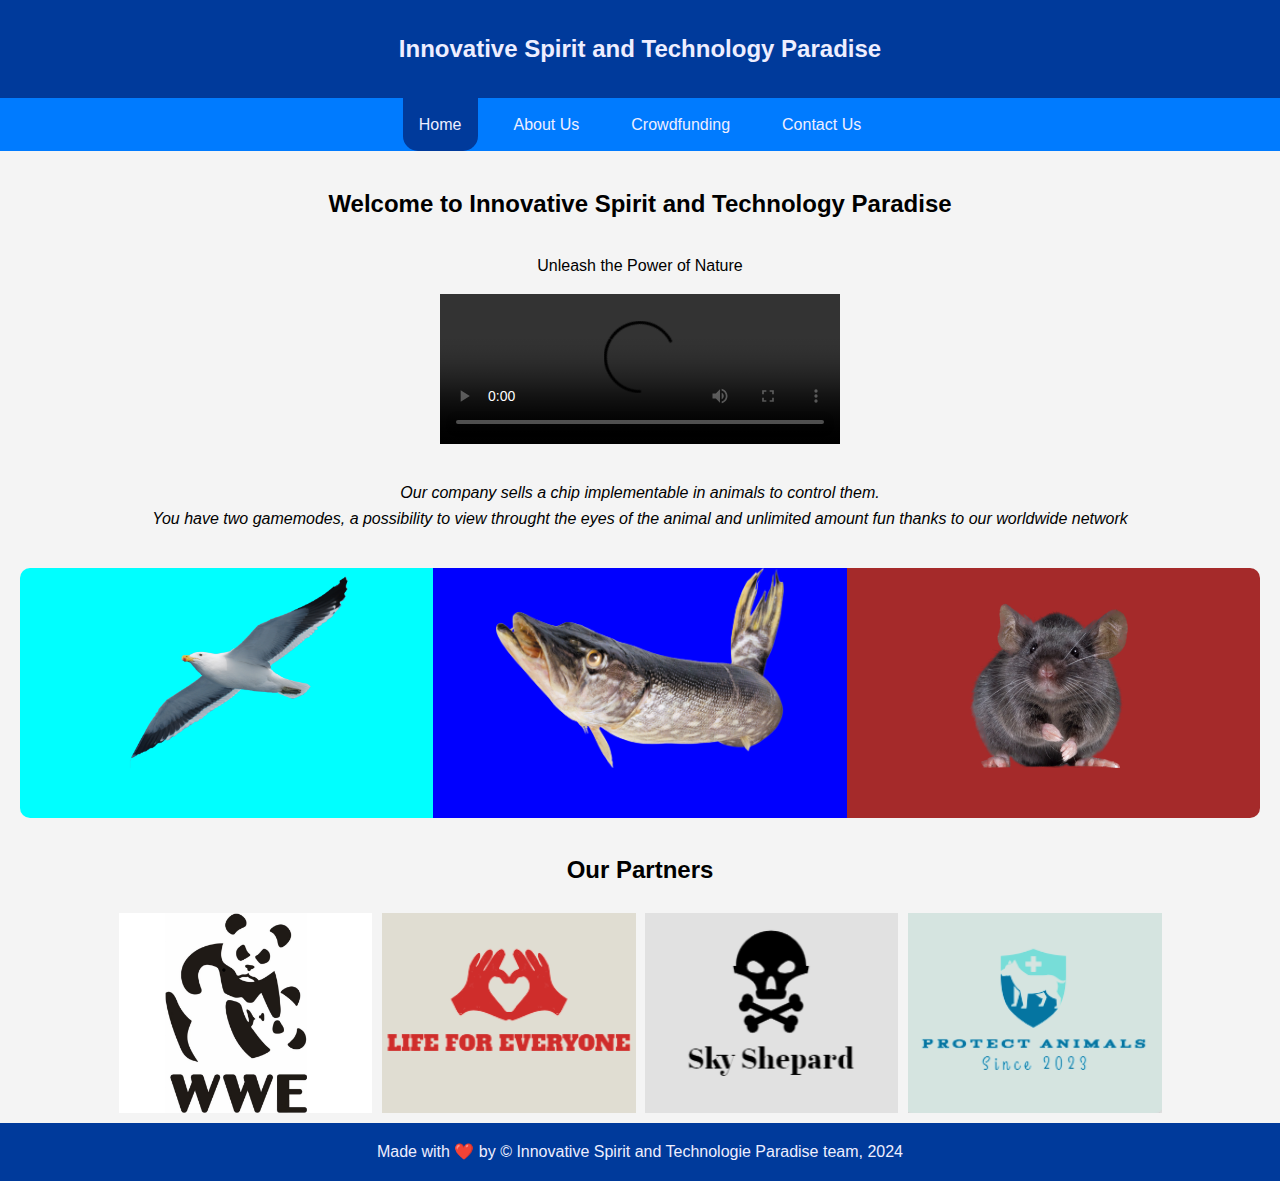
<file: index.html>
<!DOCTYPE html>
<html lang="en">

<head>
    <meta charset="UTF-8">
    <title>ISTP</title>
    <link rel="stylesheet" href="css/style.css">
    <link rel="stylesheet" href="css/global.css">
    <link rel="stylesheet" href="css/index.css">
    <script src="scripts/main.js"></script>
    <link rel="icon" href="resources/icon_30x30.png">

    <!-- Meta tags for responsive design -->
    <meta name="viewport" content="width=device-width, initial-scale=1.0">

    <!-- Meta tags for social media sharing -->
    <meta property="og:title" content="Innovative Spirit and Technology Paradise">
    <meta property="og:description" content="Unleash the Power of Nature [Student Project] We are creating the future of gaming, support us within our crowdfunding to a better world.">
    <meta property="og:image" content="https://istparadise.com/resources/display_image.png">
    <meta property="og:image:width" content="300">
    <meta property="og:image:height" content="300">
    <meta property="og:url" content="https://istparadise.com">
    <meta property="og:site_name" content="Innovative Spirit and Technology Paradise">
    <meta property="og:type" content="website">
    <meta name="twitter:card" content="https://istparadise.com/resources/display_image.png">
    <meta name="twitter:title" content="Innovative Spirit and Technology Paradise">
    <meta name="twitter:description" content="Unleash the Power of Nature [Student Project] We are creating the future of gaming, support us within our crowdfunding to a better world.">
    <meta name="twitter:image" content="https://istparadise.com/resources/display_image.png">
    <meta name="twitter:image:width" content="300">
    <meta name="twitter:image:height" content="300">
    <meta property="pinterest:title" content="Innovative Spirit and Technology Paradise">
    <meta property="pinterest:description" content="Unleash the Power of Nature [Student Project] We are creating the future of gaming, support us within our crowdfunding to a better world.">
    <meta property="pinterest:image" content="https://istparadise.com/resources/display_image.png">
    <meta property="linkedin:title" content="Innovative Spirit and Technology Paradise">
    <meta property="linkedin:description" content="Unleash the Power of Nature [Student Project] We are creating the future of gaming, support us within our crowdfunding to a better world.">
    <meta property="linkedin:image" content="https://istparadise.com/resources/display_image.png">

    <!-- Favicon -->
    <link rel="icon" type="image/png" sizes="16x16" href="https://istparadise.com/resources/icon_30x30.png">
    <link rel="icon" type="image/png" sizes="32x32" href="https://istparadise.com/resources/icon_80x80.png">
    <link rel="icon" type="image/png" sizes="300x300" href="https://istparadise.com/resources/icon_300x300.png">
</head>

<body>

    <header>
        <nav>
            <div class="container">
                <h1>Innovative Spirit and Technology Paradise</h1>
            </div>
            <ul>
                <li><a href="index.html" class="active">Home</a></li>
                <li><a href="about.html">About Us</a></li>
                <li><a href="crowdfunding.html">Crowdfunding</a></li>
                <li><a href="contact.html">Contact Us</a></li>
            </ul>
        </nav>
    </header>

    <div id="home" class="container page_content">
        <div class="container">
            <h2>Welcome to Innovative Spirit and Technology Paradise</h2>
            <p>Unleash the Power of Nature</p>
            <video width="100%" height="100%" style="max-width:400px;" controls>
                <source src="https://github.com/TristanL06/istparadise/raw/master/resources/demo.mp4" type="video/mp4">
                Your browser does not support the video tag.
            </video>
        </div>
    </div>

    <div id="description" class="container page_content">
        <div class="container">
            <p class="italics presentation">Our company sells a chip implementable in animals to control them.<br>
                You have two gamemodes, a possibility to view throught the eyes of the animal and unlimited amount fun thanks to our worldwide network</p>
        </div>
    </div>

    <div id="starter" class="container page_content">
        <div id="air" class="container">
            <img src="resources/air.png" alt="Air Starter Pack">
            <p>Starter Pack Air
            <p>
        </div>
        <div id="water" class="container">
            <img src="resources/water.png" alt="Water Starter Pack">
            <p>Starter Pack Water</p>
        </div>
        <div id="earth" class="container">
            <img src="resources/earth.png" alt="Earth Starter Pack">
            <p>Starter Pack Earth</p>
        </div>
    </div>

    <div id="partners" class="container page_content">
        <div class="container">
            <h2>Our Partners</h2>
            <div class="partners">
                <a class="partner" href="https://www.worldwildlife.org/" target="_blank">
                    <img src="resources/WWE.png" alt="WWE Partner" class="partnerLogo">
                </a>
                <a class="partner" href="https://applibot-api.onrender.com/" target="_blank">
                    <img src="resources/LifeForEveryone.png" alt="Life For Everyone Partner" class="partnerLogo">
                </a>
                <a class="partner" href="https://seashepherd.fr/" target="_blank">
                    <img src="resources/skyShepard.png" alt="Sky Shepard Partner" class="partnerLogo">
                </a>
                <a class="partner" href="https://www.la-spa.fr/" target="_blank">
                    <img src="resources/protectAnimals.png" alt="Protect Animals Partner" class="partnerLogo">
                </a>
            </div>
        </div>
    </div>

    <footer>
        <div class="container">
            <p>Made with ❤️ by © <a href="https://applibot-api.onrender.com/accueil/" target="_blank">Innovative Spirit
                    and Technologie Paradise team</a>, 2024</p>
        </div>
    </footer>
</body>

</html>
</file>
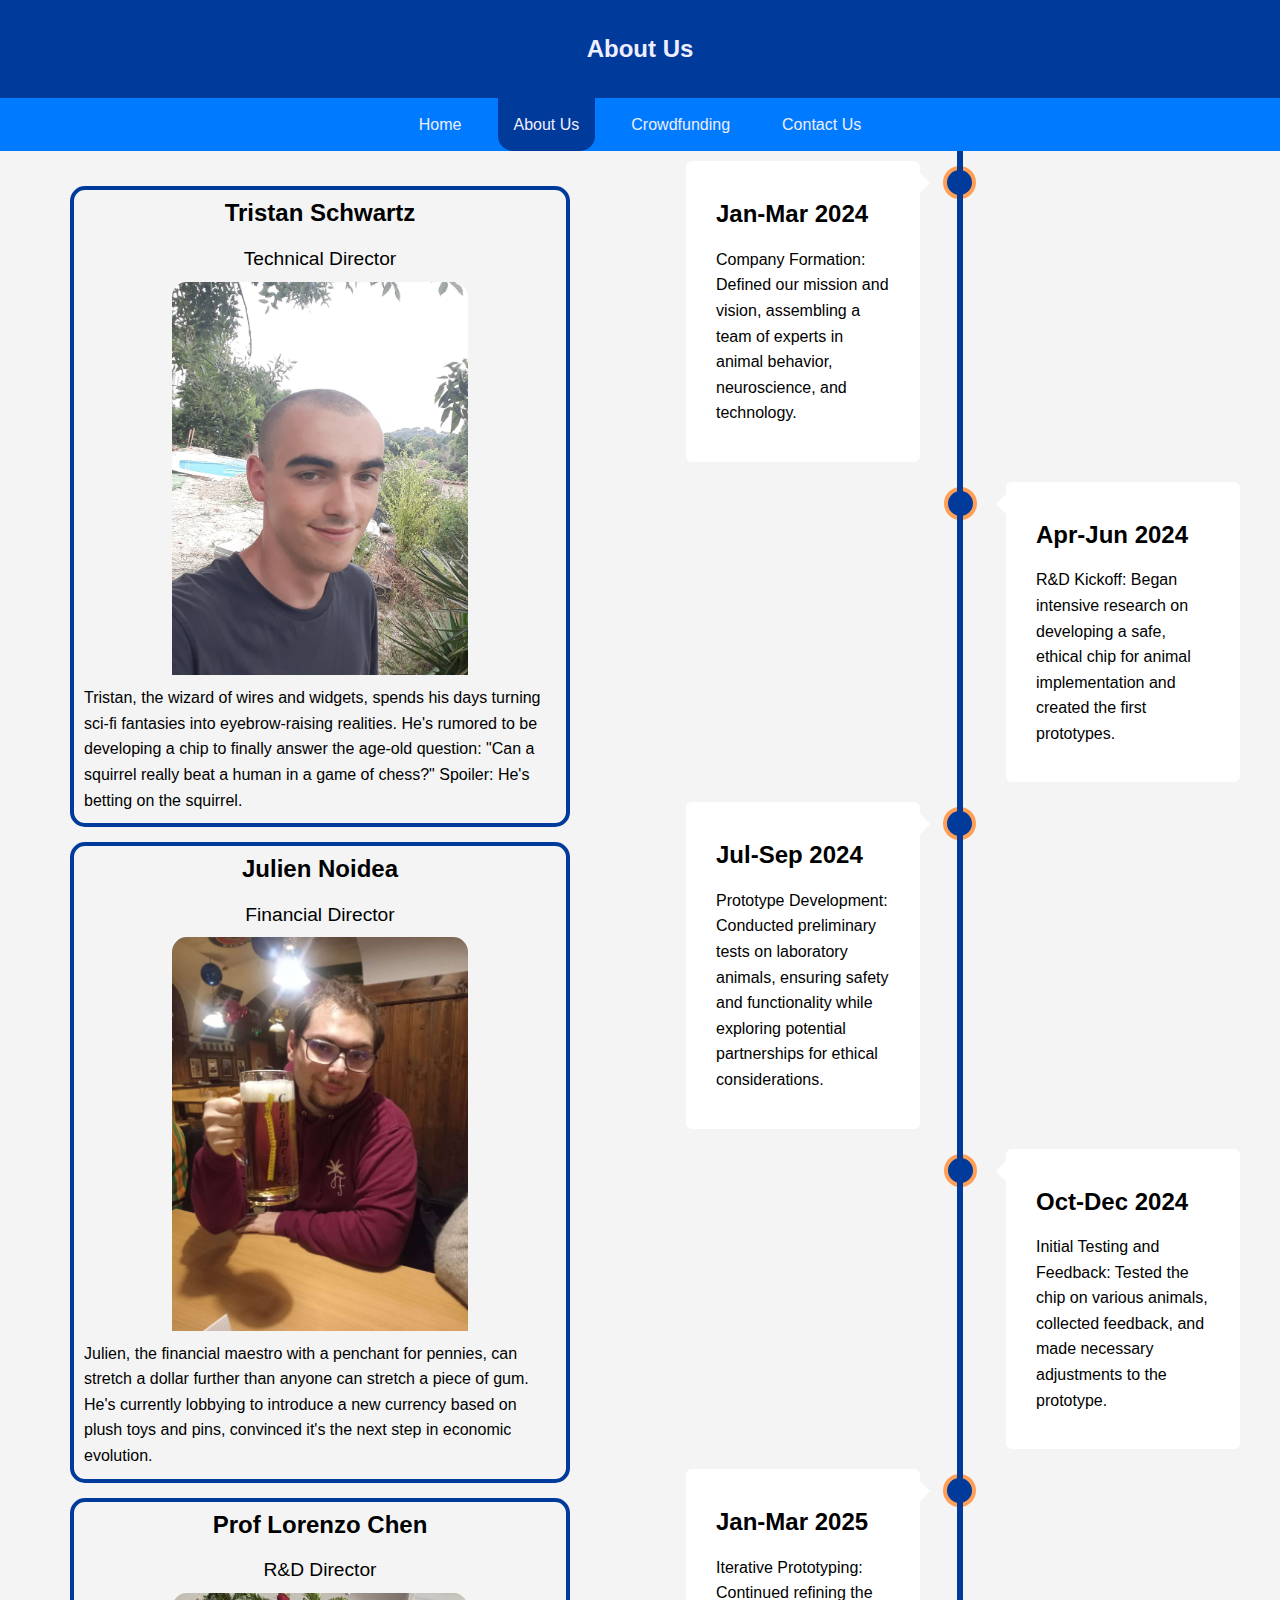
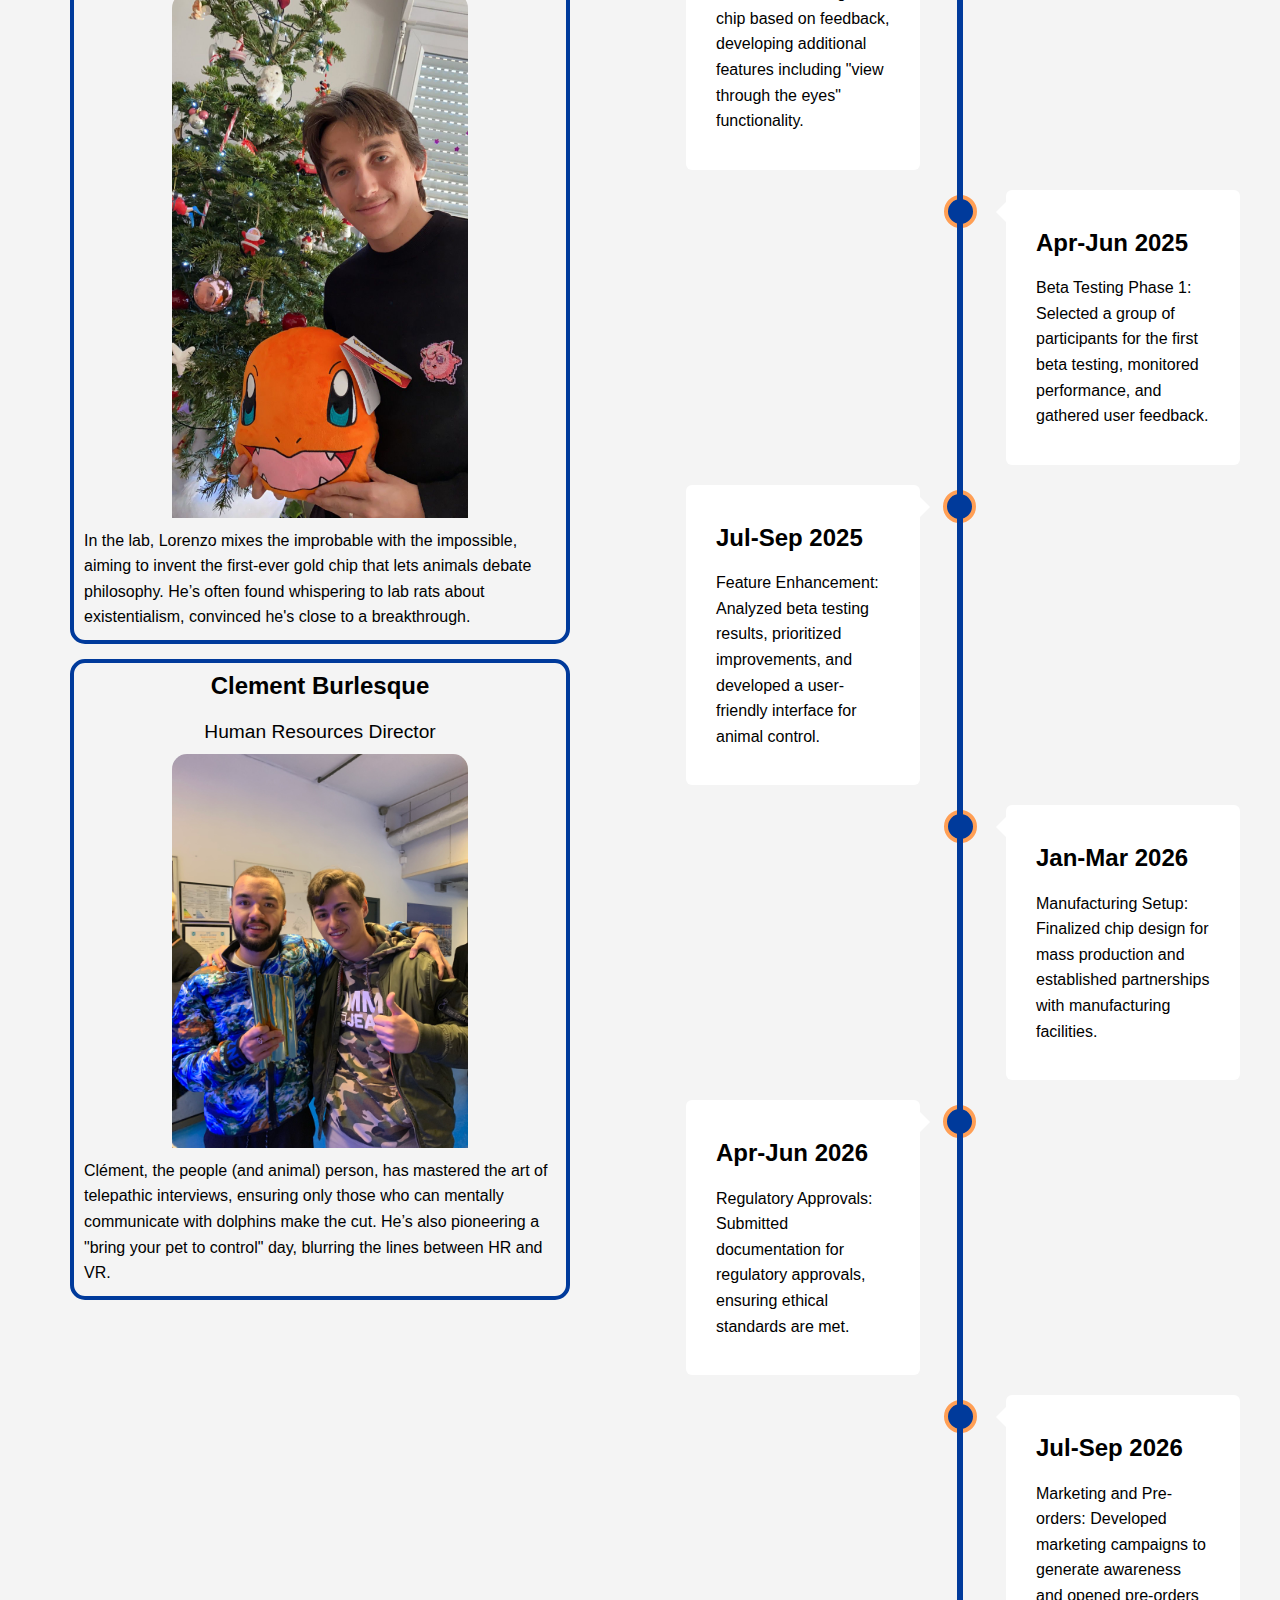
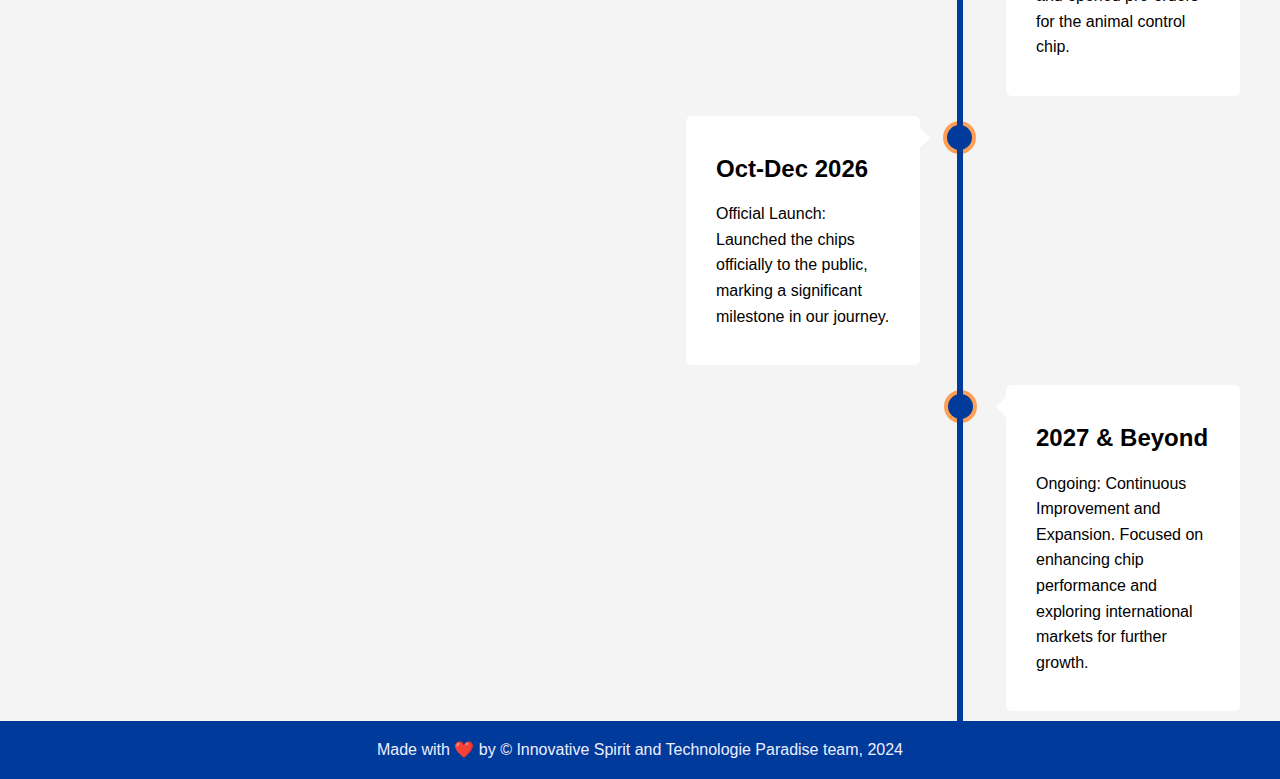
<file: about.html>
<!DOCTYPE html>
<html lang="en">

<head>
  <meta charset="UTF-8">
  <title>ISTP • About Us</title>
  <link rel="stylesheet" href="css/style.css">
  <link rel="stylesheet" href="css/global.css">
  <link rel="stylesheet" href="css/about.css">
  <script src="scripts/main.js"></script>
  <link rel="icon" href="resources/icon_30x30.png">
  <meta name="viewport" content="width=device-width, initial-scale=1.0">
  <meta name="og:title" content="Innovative Spirit and Technology Paradise">
  <meta name="og:description" content="Unleash the Power of Nature">
  <meta name="og:image" content="resources/icon_300x300.png">
  <meta name="og:url" content="https://istparadise.com">
  <meta name="og:site_name" content="Innovative Spirit and Technology Paradise">
</head>

<body>

  <header>
    <nav>
      <div class="container">
        <h1>About Us</h1>
      </div>
      <ul>
        <li><a href="index.html">Home</a></li>
        <li><a href="about.html" class="active">About Us</a></li>
        <li><a href="crowdfunding.html">Crowdfunding</a></li>
        <li><a href="contact.html">Contact Us</a></li>
      </ul>
    </nav>
  </header>



  <div class="page">
    <div class="page_content">
      <div class="teammate">
          <p class="name">Tristan Schwartz</p>
          <p class="role">Technical Director</p>
          <img src="resources/Tristan Schwartz.jpg" alt="Tristan">
          <p class="description">Tristan, the wizard of wires and widgets, spends his days turning sci-fi fantasies into eyebrow-raising realities. He's rumored to be developing a chip to finally answer the age-old question: "Can a squirrel really beat a human in a game of chess?" Spoiler: He's betting on the squirrel.
          </p>
      </div>
      <div class="teammate">
        <p class="name">Julien Noidea</p>
        <p class="role">Financial Director</p>
        <img src="resources/Julien Noidea.jpg" alt="Julien">
        <p class="description">Julien, the financial maestro with a penchant for pennies, can stretch a dollar further than anyone can stretch a piece of gum. He's currently lobbying to introduce a new currency based on plush toys and pins, convinced it's the next step in economic evolution.
        </p>
    </div>
    <div class="teammate">
      <p class="name">Prof Lorenzo Chen</p>
      <p class="role">R&D Director</p>
      <img src="resources/Professeur Lorenzo Chen.jpg" alt="Lorenzo">
      <p class="description">In the lab, Lorenzo mixes the improbable with the impossible, aiming to invent the first-ever gold chip that lets animals debate philosophy. He’s often found whispering to lab rats about existentialism, convinced he's close to a breakthrough.
      </p>
  </div>
  <div class="teammate">
    <p class="name">Clement Burlesque</p>
    <p class="role">Human Resources Director</p>
    <img src="resources/Clement Burlesque.JPG" alt="Clément">
    <p class="description">Clément, the people (and animal) person, has mastered the art of telepathic interviews, ensuring only those who can mentally communicate with dolphins make the cut. He’s also pioneering a "bring your pet to control" day, blurring the lines between HR and VR.
    </p>
</div>
    </div>


    <div class="timeline">
      <div class="container left">
        <div class="content">
          <h2>Jan-Mar 2024</h2>
          <p>Company Formation: Defined our mission and vision, assembling a team of experts in animal behavior,
            neuroscience, and technology.</p>
        </div>
      </div>
      <div class="container right">
        <div class="content">
          <h2>Apr-Jun 2024</h2>
          <p>R&D Kickoff: Began intensive research on developing a safe, ethical chip for animal implementation and
            created the first prototypes.</p>
        </div>
      </div>
      <div class="container left">
        <div class="content">
          <h2>Jul-Sep 2024</h2>
          <p>Prototype Development: Conducted preliminary tests on laboratory animals, ensuring safety and functionality
            while exploring potential partnerships for ethical considerations.</p>
        </div>
      </div>
      <div class="container right">
        <div class="content">
          <h2>Oct-Dec 2024</h2>
          <p>Initial Testing and Feedback: Tested the chip on various animals, collected feedback, and made necessary
            adjustments to the prototype.</p>
        </div>
      </div>

      <!-- Year 2: Refinement and Beta Testing (2025) -->
      <div class="container left">
        <div class="content">
          <h2>Jan-Mar 2025</h2>
          <p>Iterative Prototyping: Continued refining the chip based on feedback, developing additional features
            including "view through the eyes" functionality.</p>
        </div>
      </div>
      <div class="container right">
        <div class="content">
          <h2>Apr-Jun 2025</h2>
          <p>Beta Testing Phase 1: Selected a group of participants for the first beta testing, monitored performance,
            and
            gathered user feedback.</p>
        </div>
      </div>
      <div class="container left">
        <div class="content">
          <h2>Jul-Sep 2025</h2>
          <p>Feature Enhancement: Analyzed beta testing results, prioritized improvements, and developed a user-friendly
            interface for animal control.</p>
        </div>
      </div>

      <!-- Year 3: Production and Launch (2026) -->
      <div class="container right">
        <div class="content">
          <h2>Jan-Mar 2026</h2>
          <p>Manufacturing Setup: Finalized chip design for mass production and established partnerships with
            manufacturing facilities.</p>
        </div>
      </div>
      <div class="container left">
        <div class="content">
          <h2>Apr-Jun 2026</h2>
          <p>Regulatory Approvals: Submitted documentation for regulatory approvals, ensuring ethical standards are met.
          </p>
        </div>
      </div>
      <div class="container right">
        <div class="content">
          <h2>Jul-Sep 2026</h2>
          <p>Marketing and Pre-orders: Developed marketing campaigns to generate awareness and opened pre-orders for the
            animal control chip.</p>
        </div>
      </div>
      <div class="container left">
        <div class="content">
          <h2>Oct-Dec 2026</h2>
          <p>Official Launch: Launched the chips officially to the public, marking a significant milestone in our
            journey.
          </p>
        </div>
      </div>

      <!-- Year 4 and Beyond: Expansion and Innovation -->
      <div class="container right">
        <div class="content">
          <h2>2027 & Beyond</h2>
          <p>Ongoing: Continuous Improvement and Expansion. Focused on enhancing chip performance and exploring
            international markets for further growth.</p>
        </div>
      </div>
    </div>
  </div>



  <footer>
    <div class="container">
      <p>Made with ❤️ by © Innovative Spirit and Technologie Paradise team, 2024</p>
    </div>
  </footer>
</body>

</html>
</file>
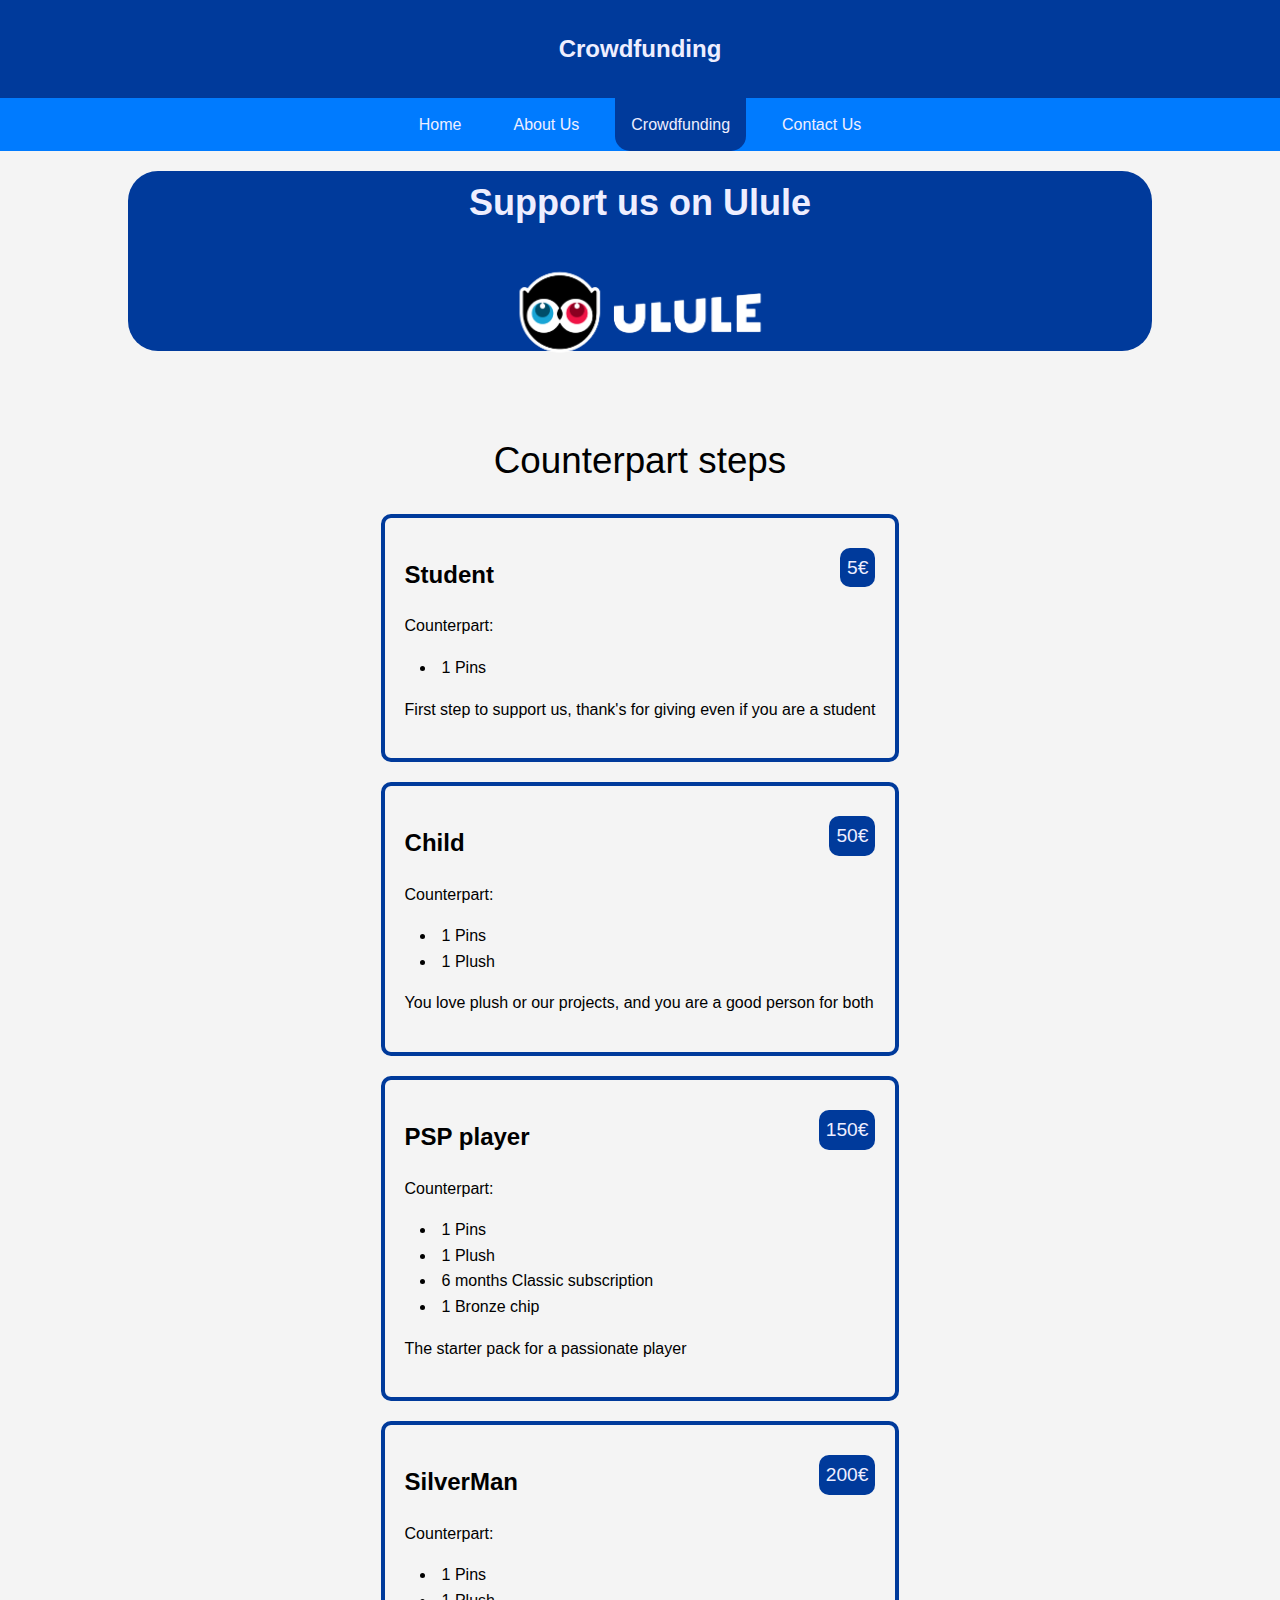
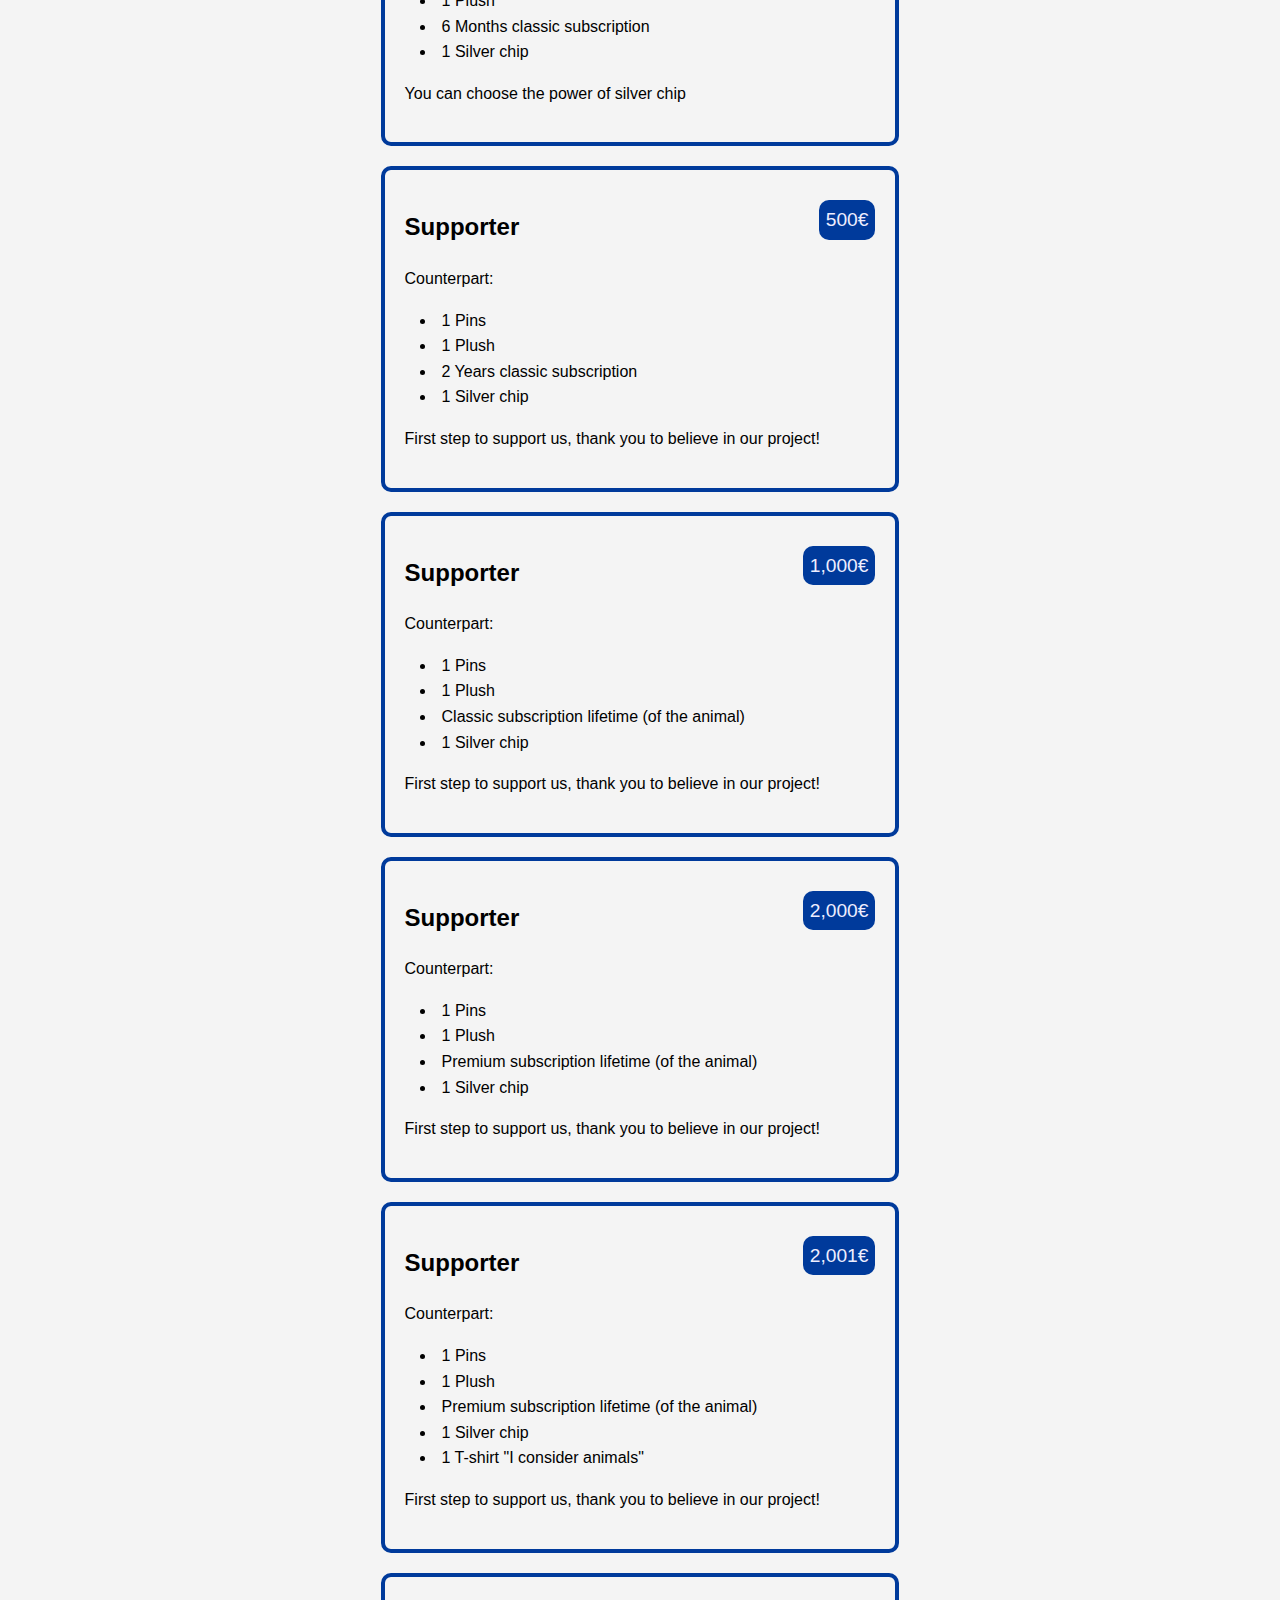
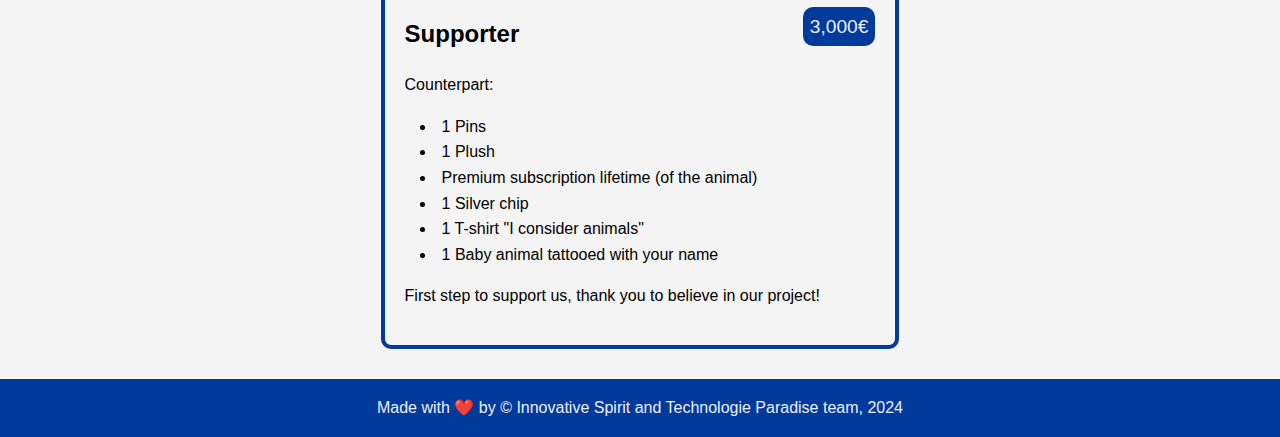
<file: crowdfunding.html>
<!DOCTYPE html>
<html lang="en">


<head>
    <meta charset="UTF-8">
    <title>ISTP • Crowdfunding</title>
    <link rel="stylesheet" href="css/style.css">
    <link rel="stylesheet" href="css/global.css">
    <link rel="stylesheet" href="css/crowdfunding.css">
    <script src="scripts/main.js"></script>
    <script src="scripts/crowdfunding.js"></script>
    <link rel="icon" href="resources/icon_30x30.png">
    <meta name="viewport" content="width=device-width, initial-scale=1.0">
    <meta name="og:title" content="Innovative Spirit and Technology Paradise">
    <meta name="og:description" content="Unleash the Power of Nature">
    <meta name="og:image" content="resources/icon_300x300.png">
    <meta name="og:url" content="https://istparadise.com">
    <meta name="og:site_name" content="Innovative Spirit and Technology Paradise">
</head>

<body>

    <header>
        <nav>
            <div class="container">
                <h1>Crowdfunding</h1>
            </div>
            <ul>
                <li><a href="index.html">Home</a></li>
                <li><a href="about.html">About Us</a></li>
                <li><a href="crowdfunding.html" class="active">Crowdfunding</a></li>
                <li><a href="contact.html">Contact Us</a></li>
            </ul>
        </nav>
    </header>
    <div class="large" id="ulule">
        <a href="https://fr.ulule.com/jash2024/" target="_blank" id="ulule_link">
            <h2 id="support_title">Support us on Ulule</h2>
            <img id="ulule_img" src="resources/ulule_plain.png" alt="Ulule">
        </a>
    </div>

    <div id="crowdfunding" class="container page_content">
        <div class="content">
            <p>Counterpart steps</p>
            <div class="counterparts">
                <div class="counterpart">
                    <div>
                        <h3>Student</h3>
                        <p id="amount">5€</p>
                    </div>
                    <p>Counterpart:
                    <ul>
                        <li>1 Pins</li>
                    </ul>
                    </p>
                    <p>First step to support us, thank's for giving even if you are a student</p>
                </div>
                <div class="counterpart">
                    <div>
                        <h3>Child</h3>
                        <p id="amount">50€</p>
                    </div>
                    <p>Counterpart:
                    <ul>
                        <li>1 Pins</li>
                        <li>1 Plush</li>
                    </ul>
                    </p>
                    <p>You love plush or our projects, and you are a good person for both</p>
                </div>
                <div class="counterpart">
                    <div>
                        <h3>PSP player</h3>
                        <p id="amount">150€</p>
                    </div>
                    <p>Counterpart:
                    <ul>
                        <li>1 Pins</li>
                        <li>1 Plush</li>
                        <li>6 months Classic subscription</li>
                        <li>1 Bronze chip</li>
                    </ul>
                    </p>
                    <p>The starter pack for a passionate player</p>
                </div>
                <div class="counterpart">
                    <div>
                        <h3>SilverMan</h3>
                        <p id="amount">200€</p>
                    </div>
                    <p>Counterpart:
                    <ul>
                        <li>1 Pins</li>
                        <li>1 Plush</li>
                        <li>6 Months classic subscription</li>
                        <li>1 Silver chip</li>
                    </ul>
                    </p>
                    <p>You can choose the power of silver chip</p>
                </div>
                <div class="counterpart">
                    <div>
                        <h3>Supporter</h3>
                        <p id="amount">500€</p>
                    </div>
                    <p>Counterpart:
                    <ul>
                        <li>1 Pins</li>
                        <li>1 Plush</li>
                        <li>2 Years classic subscription</li>
                        <li>1 Silver chip</li>
                    </ul>
                    </p>
                    <p>First step to support us, thank you to believe in our project!</p>
                </div>
                <div class="counterpart">
                    <div>
                        <h3>Supporter</h3>
                        <p id="amount">1,000€</p>
                    </div>
                    <p>Counterpart:
                    <ul>
                        <li>1 Pins</li>
                        <li>1 Plush</li>
                        <li>Classic subscription lifetime (of the animal)</li>
                        <li>1 Silver chip</li>
                    </ul>
                    </p>
                    <p>First step to support us, thank you to believe in our project!</p>
                </div>
                <div class="counterpart">
                    <div>
                        <h3>Supporter</h3>
                        <p id="amount">2,000€</p>
                    </div>
                    <p>Counterpart:
                    <ul>
                        <li>1 Pins</li>
                        <li>1 Plush</li>
                        <li>Premium subscription lifetime (of the animal)</li>
                        <li>1 Silver chip</li>
                    </ul>
                    </p>
                    <p>First step to support us, thank you to believe in our project!</p>
                </div>
                <div class="counterpart">
                    <div>
                        <h3>Supporter</h3>
                        <p id="amount">2,001€</p>
                    </div>
                    <p>Counterpart:
                    <ul>
                        <li>1 Pins</li>
                        <li>1 Plush</li>
                        <li>Premium subscription lifetime (of the animal)</li>
                        <li>1 Silver chip</li>
                        <li>1 T-shirt "I consider animals"</li>
                    </ul>
                    </p>
                    <p>First step to support us, thank you to believe in our project!</p>
                </div>
                <div class="counterpart">
                    <div>
                        <h3>Supporter</h3>
                        <p id="amount">3,000€</p>
                    </div>
                    <p>Counterpart:
                    <ul>
                        <li>1 Pins</li>
                        <li>1 Plush</li>
                        <li>Premium subscription lifetime (of the animal)</li>
                        <li>1 Silver chip</li>
                        <li>1 T-shirt "I consider animals"</li>
                        <li>1 Baby animal tattooed with your name</li>
                    </ul>
                    </p>
                    <p>First step to support us, thank you to believe in our project!</p>
                </div>
            </div>
        </div>
    </div>

    <footer>
        <div class="container">
            <p>Made with ❤️ by © Innovative Spirit and Technologie Paradise team, 2024</p>
        </div>
    </footer>
</body>

</html>
</file>
<file: css/style.css>
body {
    font-family: Arial, Helvetica, sans-serif;
    font-size: 16px;
    line-height: 1.6em;
    margin: 0;
    padding: 0;
}

ul {
    list-style-type: none;
    margin: 0;
    padding: 0;
    overflow: hidden;
    background-color: var(--secondary-color);
  }
  
  li {
    float: left;
  }
  
  li a {
    display: block;
    color: white;
    text-align: center;
    padding: 14px 16px;
    text-decoration: none;
  }
  
  /* Change the link color to #111 (black) on hover */
  li a:hover {
    background-color: #111;
  }

  .italics {
    font-style: italic;
  }

  .presentation {
    text-align: center;
  }

  footer a {
    color: var(--primary-font-color);
    text-decoration: none;
  }

  .partnerLogo {
    height: 200px;
  }

  .partner:first-child img {
    margin-left: 46px;
  }

  .partner {
    height: 200px;
    width: 253px;
    background-color: white;
  }

  .partners {
    display: grid;
    grid-template-columns: repeat(4, 1fr);
    grid-gap: 10px;
    padding: 10px;
  }

  @media (max-width: 1012) {
    .partners {
      grid-template-columns: repeat(2, 1fr);
    }
  }

  @media (max-width: 506px) {
    .partners {
      grid-template-columns: 1fr;
    }
  }
</file>
<file: css/global.css>
/* constant values */
:root {
    --primary-color: #003a9b;
    --secondary-color: #007bff;
    --thirdary-color: #f4f4f4;
    --dark-color: #343a40;
    --light-color: #f4f4f4;
    --danger-color: #dc3545;
    --success-color: #28a745;
    --warning-color: #ffc107;
    --info-color: #17a2b8;
    --primary-font-color: #eef;
    --secondary-font-color: #212529;
    --thirdary-font-color: #000;
    --font-size: 16px;
    --line-height: 1.6;
    --border-radius: 0.25rem;
    --transition: all 0.3s linear;
}

/* Reset styles */
* {
    box-sizing: border-box;
}

body {
    -ms-overflow-style: none;  /* IE and Edge */
    height: 100vh;
    font-family: Arial, sans-serif;
    background-color: var(--thirdary-color);
    display: flex;
    flex-direction: column;
}

body::-webkit-scrollbar {
    display: none;
}

.container {
    max-width: 1600px;
    margin: 0 auto;
    padding: 0 20px;
    display: flex;
    justify-content: space-between;
    align-items: center;
    flex-direction: column;
}

.page_content {
    margin-top: 20px;
}

footer {
    margin-top: auto;
}

/* Header styles */
header {
    background-color: var(--primary-color);
    color: var(--primary-font-color);
}

header nav {
    margin: auto;
    padding-top: 20px;
}

header nav h1 {
    font-size: 24px;
}

header nav ul {
    list-style: none;
    margin-top: 20px;
    align-items: center;
    display: flex;
    justify-content: center;
}

header nav ul li {
    display: inline;
    margin-right: 20px;
}

header nav ul li:last-child {
    margin-right: 0;
}

header nav ul li a {
    color: var(--primary-font-color);
    text-decoration: none;
    border-radius: 0 0 15px 15px;
}

header nav .active {
    background-color: var(--primary-color);
    color: var(--primary-font-color);
}

/* Hero section styles */
.hero {
    background-color: var(--primary-color);
    color: var(--primary-font-color);
    padding: 100px 0;
    text-align: center;
}

.hero h2 {
    font-size: 36px;
}

.hero p {
    font-size: 18px;
    margin-bottom: 30px;
}

/* Feature section styles */
.features {
    padding: 80px 0;
    text-align: center;
}

.features h2 {
    margin-bottom: 40px;
}

.feature {
    margin-bottom: 40px;
}

.feature h3 {
    font-size: 24px;
    margin-bottom: 10px;
}

.feature p {
    font-size: 16px;
}

/* Pricing section styles */
.pricing {
    background-color: #f9f9f9;
    padding: 80px 0;
    text-align: center;
}

.pricing h2 {
    margin-bottom: 20px;
}

#crowdfunding > .content {
    margin-top: 40px;
}

#crowdfunding > .content > p {
    text-align: center;
    font-size: 2.3rem;
    font-display: bold;
}

.counterparts {
    margin-top: 40px;
}

.counterpart {
    margin-top: 20px;
    border: 4px solid var(--primary-color);
    border-radius: 10px;
    padding: 20px;
}

.counterpart:first-child {
    margin-top: 10px;
}

.counterpart h3 {
    font-size: 24px;
    margin-bottom: 10px;
}

.counterpart p {
    font-size: 16px;
}

/* Footer styles */
footer {
    background-color: var(--primary-color);
    color: var(--primary-font-color);
    text-align: center;
}
</file>
<file: css/index.css>
#starter {
    display: flex;
    flex-direction:row;
    width: 100vw;
}

#starter div {
    height: 20vh;
    text-align: center;
    cursor: pointer;
    flex: 1;
    height: 250px;
}

#starter img {
    height: 200px;
}

#starter div p {
    display: none;
    font-size: 1.4em;
    font-weight: bold;
    color: white;
}

#starter div:first-child {
    border-radius: 10px 0 0 10px;
}

#starter div:first-child p {
    color: black;
}

#starter div:last-child {
    border-radius: 0 10px 10px 0;
}

#starter div:hover {
    flex: 2;
}

#starter div:hover p {
    display: block;
}

#air {
    background-color: cyan;
}

#water {
    background-color: blue;
}

#earth {
    background-color: brown;
}

* {
    transition: .2s all;
    -moz-transition: .2s all;
    -webkit-transition: .2s all;
    -o-transition: .2s all;
}

@media (max-aspect-ratio: 1) {
    #starter {
        flex-direction: column;
    }

    #starter div:first-child {
        border-radius: 10px 10px 0 0;
    }

    #starter div:last-child {
        border-radius: 0 0 10px 10px;
    }

    #starter div {
        width: 80vw;
        min-width: 300px;
    }
    
    #starter div p {
        display: block;
    }
}
</file>
<file: css/about.css>
* {
    box-sizing: border-box;
  }

  body {
    width: 100%;
    height: 100%;
  }

  .page {
    display: grid;
    grid-template-columns: 1fr 1fr;
  }
  
  /* The actual timeline (the vertical ruler) */
  .timeline {
    position: relative;
    max-width: 1200px;
    margin: 0 auto;
  }


  .timeline::after {
    content: '';
    position: absolute;
    width: 6px;
    background-color: var(--primary-color);
    top: 0;
    bottom: 0;
    left: 50%; /* Position the timeline bar at the center */
    transform: translateX(-50%); /* Center the timeline bar */
  }
  
  .container {
    padding: 10px 40px;
    position: relative;
    background-color: inherit;
    width: calc(50% - 6px); /* Adjusted: Set the width to fill half of the remaining space after considering the width of the timeline bar */
    left: 50%; /* Position the container at the center */
    transform: translateX(-50%); /* Center the container */
  }

  nav .container {
    width: 100%;
    padding: 0;
    margin: 0 auto;
    text-align: center;
    left: 0;
    transform: translateX(0);
  }

  footer .container {
    width: 100%;
    padding: 0;
    margin: 0 auto;
    text-align: center;
    left: 0;
    transform: translateX(0);
  }

  /* The circles on the timeline */
  .timeline .container::after {
    content: '';
    position: absolute;
    width: 25px;
    height: 25px;
    right: -16px;
    background-color: var(--primary-color);
    border: 4px solid #FF9F55;
    top: 15px;
    border-radius: 50%;
    z-index: 1;
  }
  
  /* Place the container to the left */
  .left {
    left: 0;
  }
  
  /* Place the container to the right */
  .right {
    left: 50%;
  }
  
  /* Add arrows to the left container (pointing right) */
  .timeline .left::before {
    content: " ";
    height: 0;
    position: absolute;
    top: 22px;
    width: 0;
    z-index: 1;
    right: 30px;
    border: medium solid white;
    border-width: 10px 0 10px 10px;
    border-color: transparent transparent transparent white;
  }
  
  /* Add arrows to the right container (pointing left) */
  .timeline .right::before {
    content: " ";
    height: 0;
    position: absolute;
    top: 22px;
    width: 0;
    z-index: 1;
    left: 30px;
    border: medium solid white;
    border-width: 10px 10px 10px 0;
    border-color: transparent white transparent transparent;
  }
  
  /* Fix the circle for containers on the right side */
  .right::after {
    left: -22px;
  }
  
  /* The actual content */
  .content {
    padding: 20px 30px;
    background-color: white;
    position: relative;
    border-radius: 6px;
  }
  
  /* Media queries - Responsive timeline on screens less than 600px wide */
  @media screen and (max-width: 600px) {
  /* Place the timelime to the left */
    .timeline::after {
      left: 31px;
    }
  
  /* Full-width containers */
    .timeline .container {
      width: 100%;
      padding-left: 70px;
      padding-right: 25px;
    }
  
  /* Make sure that all arrows are pointing leftwards */
    .timeline .container::before {
      left: 60px;
      border: medium solid white;
      border-width: 10px 10px 10px 0;
      border-color: transparent white transparent transparent;
    }
  
  /* Make sure all circles are at the same spot */
    .left::after, .right::after {
      left: 15px;
    }
  
  /* Make all right containers behave like the left ones */
    .right {
      left: 0%;
    }
  }


  .teammate {
    display: flex;
    flex-direction: column;
    align-items: center;
    justify-content: center;
    margin: 20px 0;
    border: 4px solid var(--primary-color);
    border-radius: 15px;
    max-width: 500px;
    margin: auto;
    margin-top: 15px;
  }

  .name {
    font-size: 1.5em;
    font-weight: bold;
    margin: 10px 0;
  }

  .role {
    font-size: 1.2em;
    margin: 10px 0;
  }

  .description {
    font-size: 1em;
    margin: 10px;
  }

  .teammate img {
    width: 60%;
    border-radius: 15px 15px 0 0;
  }

  @media (max-aspect-ratio: 1/1) {
    .page {
      grid-template-columns: 1fr;
    }
  }
</file>
<file: css/crowdfunding.css>
body {
    height: 100%;
}

#ulule {
    transition: .7s all;
    -moz-transition: .7s all;
    -webkit-transition: .7s all;
    -o-transition: .7s all;
}

#ulule a {
    width: 100%;
    height: 100%;
    color: var(--primary-font-color);
    text-decoration: none;
    display: flex;
    justify-content: center;
    align-items: center;
    flex-direction: column;
    padding: 15px 0 0 0;
}

#ulule {
    background-color: var(--primary-color);
    color: var(--primary-font-color);

    border-radius: 30px;
}

#ulule img {
    height: 80%;
}

#ulule:hover {
    background-color: var(--secondary-color);
    color: var(--secondary-font-color);
}

.counterpart div {
    display: flex;
    justify-content: space-between;
    align-items: center;
}

.counterpart div p {
    font-size: 1.2em;
    margin: 0;
    background-color: var(--primary-color);
    color: var(--primary-font-color);
    padding: 7px;
    border-radius: 10px;
}


.large {
    height: 20vh;
    width: 80%;
    margin: 20px auto 0 auto;
}

.small {
    height: 20vh;
    width: 15vw;
    position: -webkit-sticky;
    /* Safari */
    position: sticky;
    top: 20px;
    left: 15px
}

.large a {
    font-size: 1.5em;
}

.small a {
    font-size: 1em;
}

* {
    transition: .4s all;
    -moz-transition: .4s all;
    -webkit-transition: .4s all;
    -o-transition: .4s all;
}

.counterparts {
    padding-bottom: 30px;
}

.counterpart ul {
    background-color: var(--background-color);
    list-style-type: disc;
    list-style-position: inside;
    margin-left: 15px;
    display: flex;
    flex-direction: column;
}

@media (max-aspect-ratio: 1) {
    .small {
        height: 10vh;
    }
}
</file>
